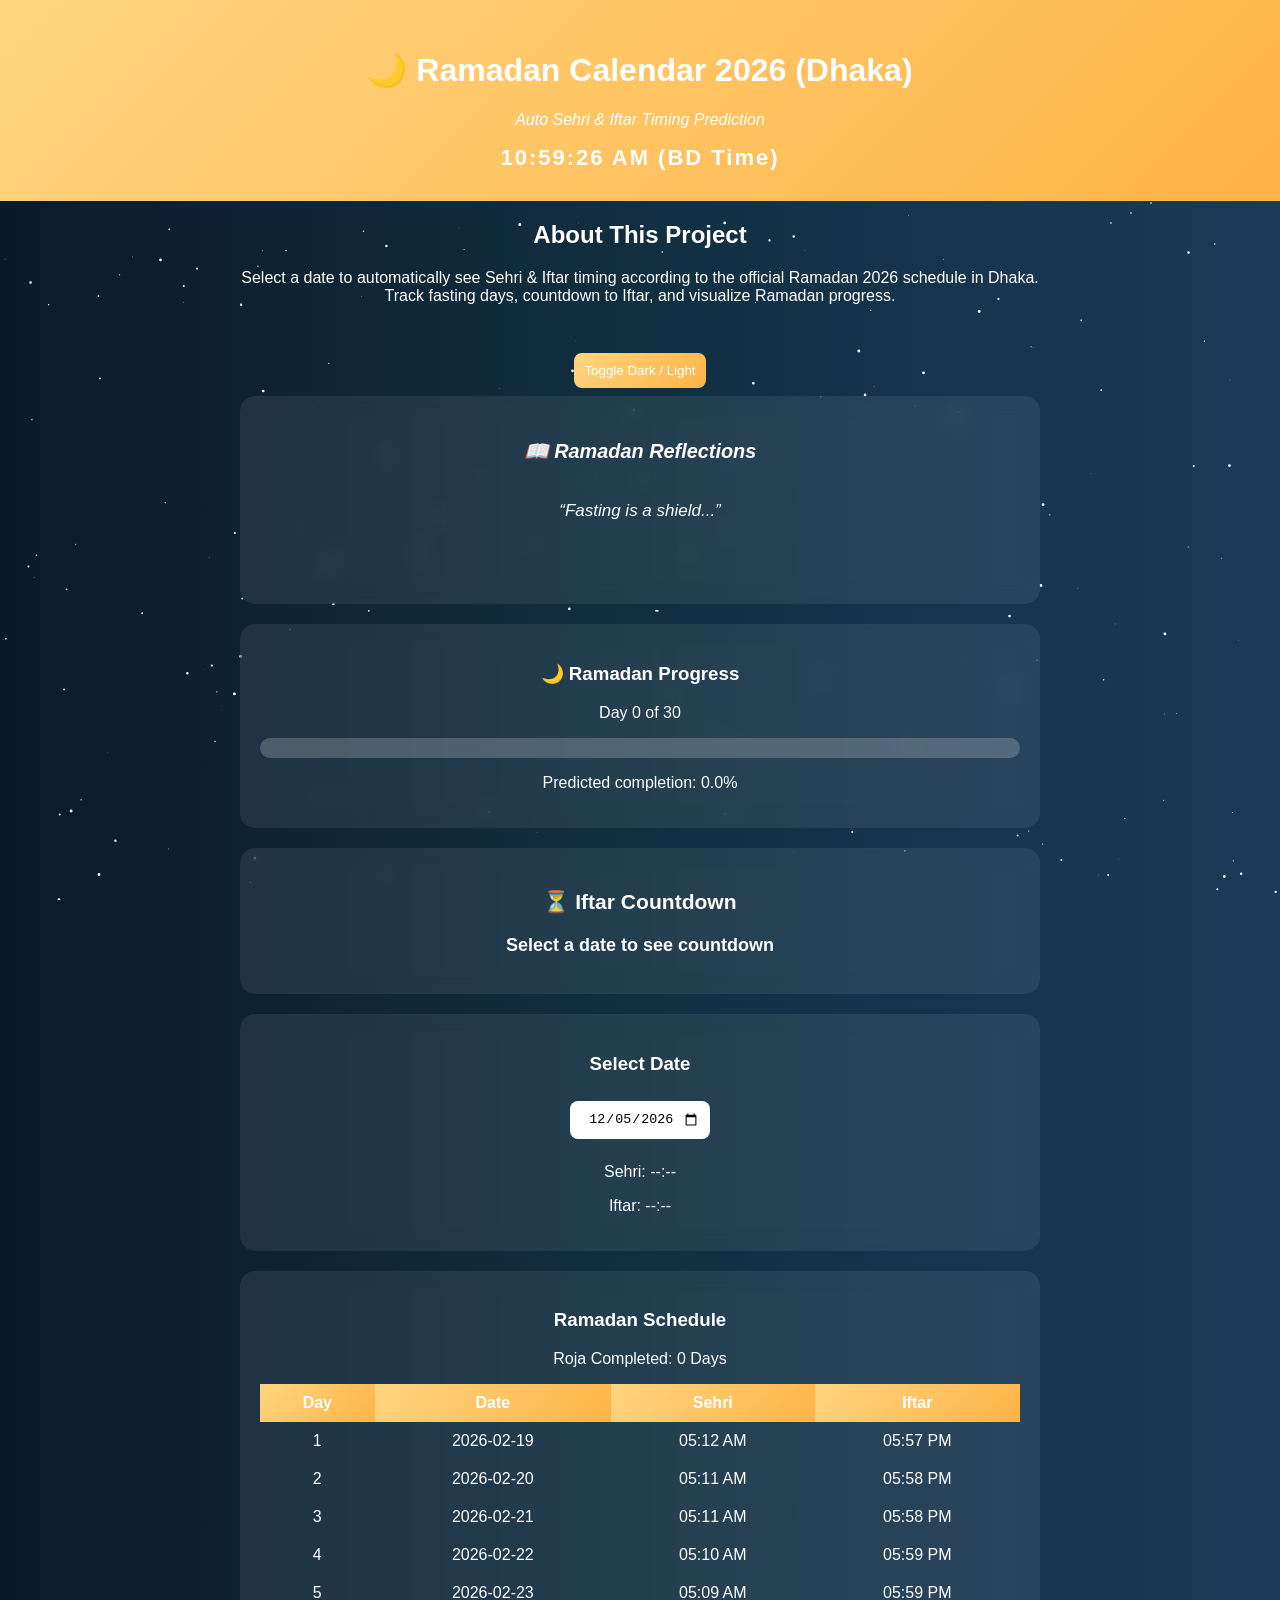
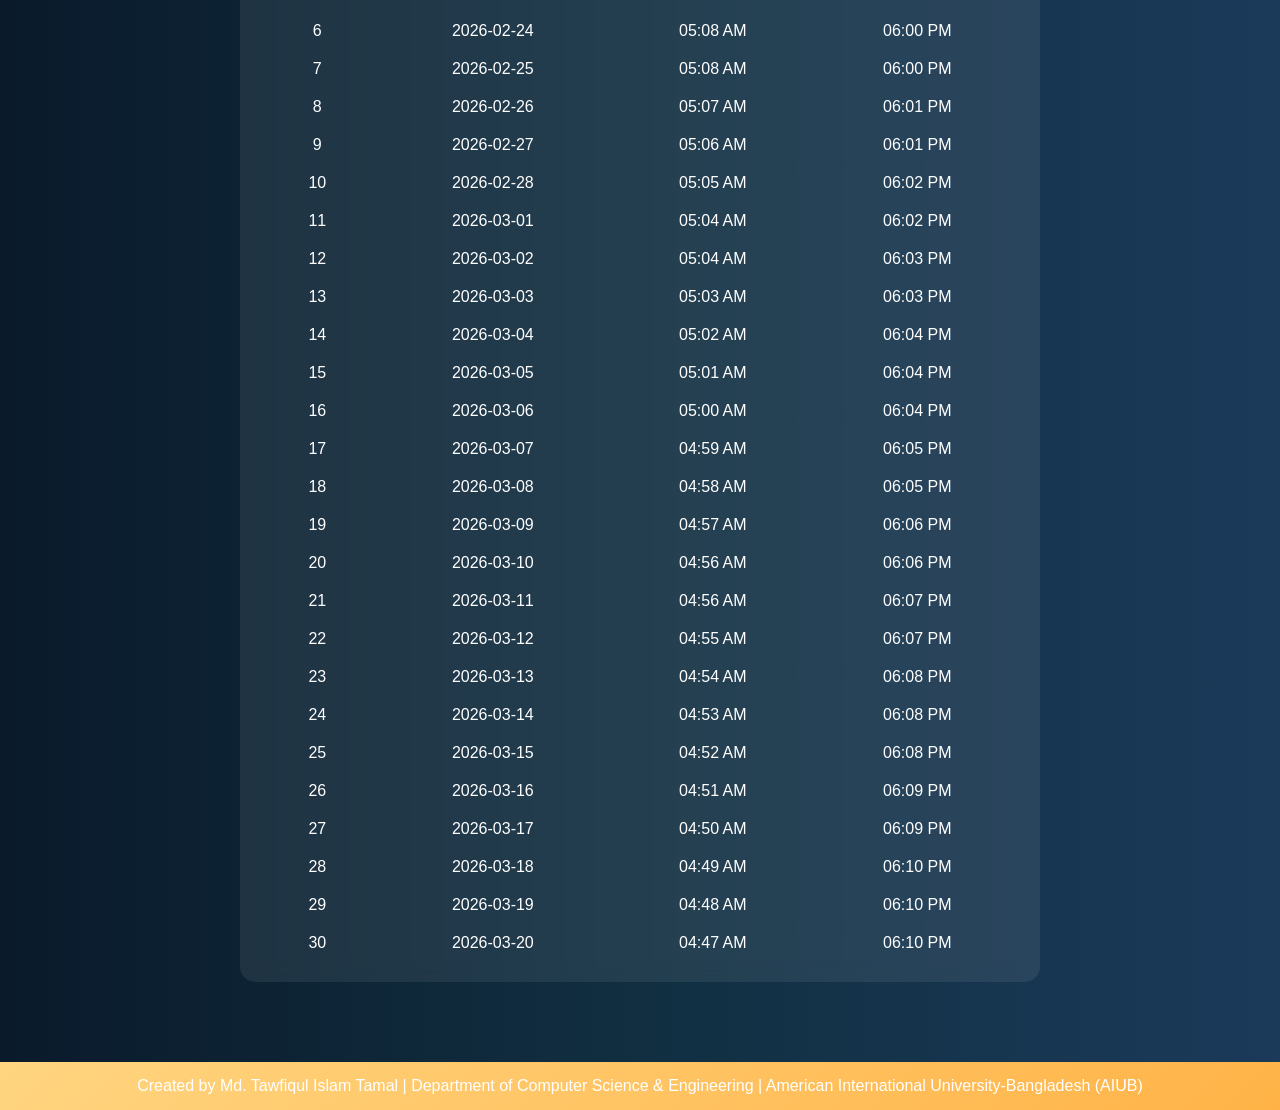
<file: index.html>
<!DOCTYPE html>
<html lang="en">
<head>
    <meta charset="UTF-8">
    <title>Ramadan Calendar 2026 (Dhaka)</title>
    <meta name="viewport" content="width=device-width, initial-scale=1.0">
    <link rel="stylesheet" href="Ramadan.css">
</head>
<body>

<canvas id="starsCanvas"></canvas>

<div class="ramadan-moon">
    <div class="moon"></div>
    <div class="sparkles"></div>
</div>

<header>
    <h1>🌙 Ramadan Calendar 2026 (Dhaka)</h1>
    <p class="subtitle">Auto Sehri & Iftar Timing Prediction</p>
    <div class="clock" id="realClock">00:00:00</div>
</header>

<section class="description">
    <h2>About This Project</h2>
    <p>
        Select a date to automatically see Sehri & Iftar timing according to the official Ramadan 2026 schedule in Dhaka. Track fasting days, countdown to Iftar, and visualize Ramadan progress.
    </p>
</section>

<div class="container">

    <div class="mode-toggle">
        <button onclick="toggleMode()">Toggle Dark / Light</button>
    </div>

<div class="card quote-card">
    <h3>📖 Ramadan Reflections</h3>
    <p id="ramadanQuote">“Fasting is a shield...”</p>
</div>


    <div class="card progress-card">
        <h3>🌙 Ramadan Progress</h3>
        <p id="ramadanDayText">Day 0 of 30</p>
        <div class="progress-bar">
            <div class="progress-fill" id="progressFill"></div>
        </div>
        <p id="progressPrediction"></p>
    </div>

    <div class="card countdown-card">
        <h3>⏳ Iftar Countdown</h3>
        <p id="countdown">Select a date to see countdown</p>
    </div>

    <div class="card">
        <h3>Select Date</h3>
        <input type="date" id="date" onchange="updateTimes()">
        <p>Sehri: <span id="sehri">--:--</span></p>
        <p>Iftar: <span id="iftar">--:--</span></p>
    </div>

    <div class="card">
        <h3>Ramadan Schedule</h3>
        <p class="roja">Roja Completed: <span id="rojaCount">0</span> Days</p>
        <table>
            <thead>
                <tr>
                    <th>Day</th>
                    <th>Date</th>
                    <th>Sehri</th>
                    <th>Iftar</th>
                </tr>
            </thead>
            <tbody id="tableBody"></tbody>
        </table>
    </div>

</div>

<footer>
    Created by Md. Tawfiqul Islam Tamal | Department of Computer Science & Engineering | American International University-Bangladesh (AIUB)
</footer>

<script src="Ramadan.js"></script>
</body>
</html>
</file>
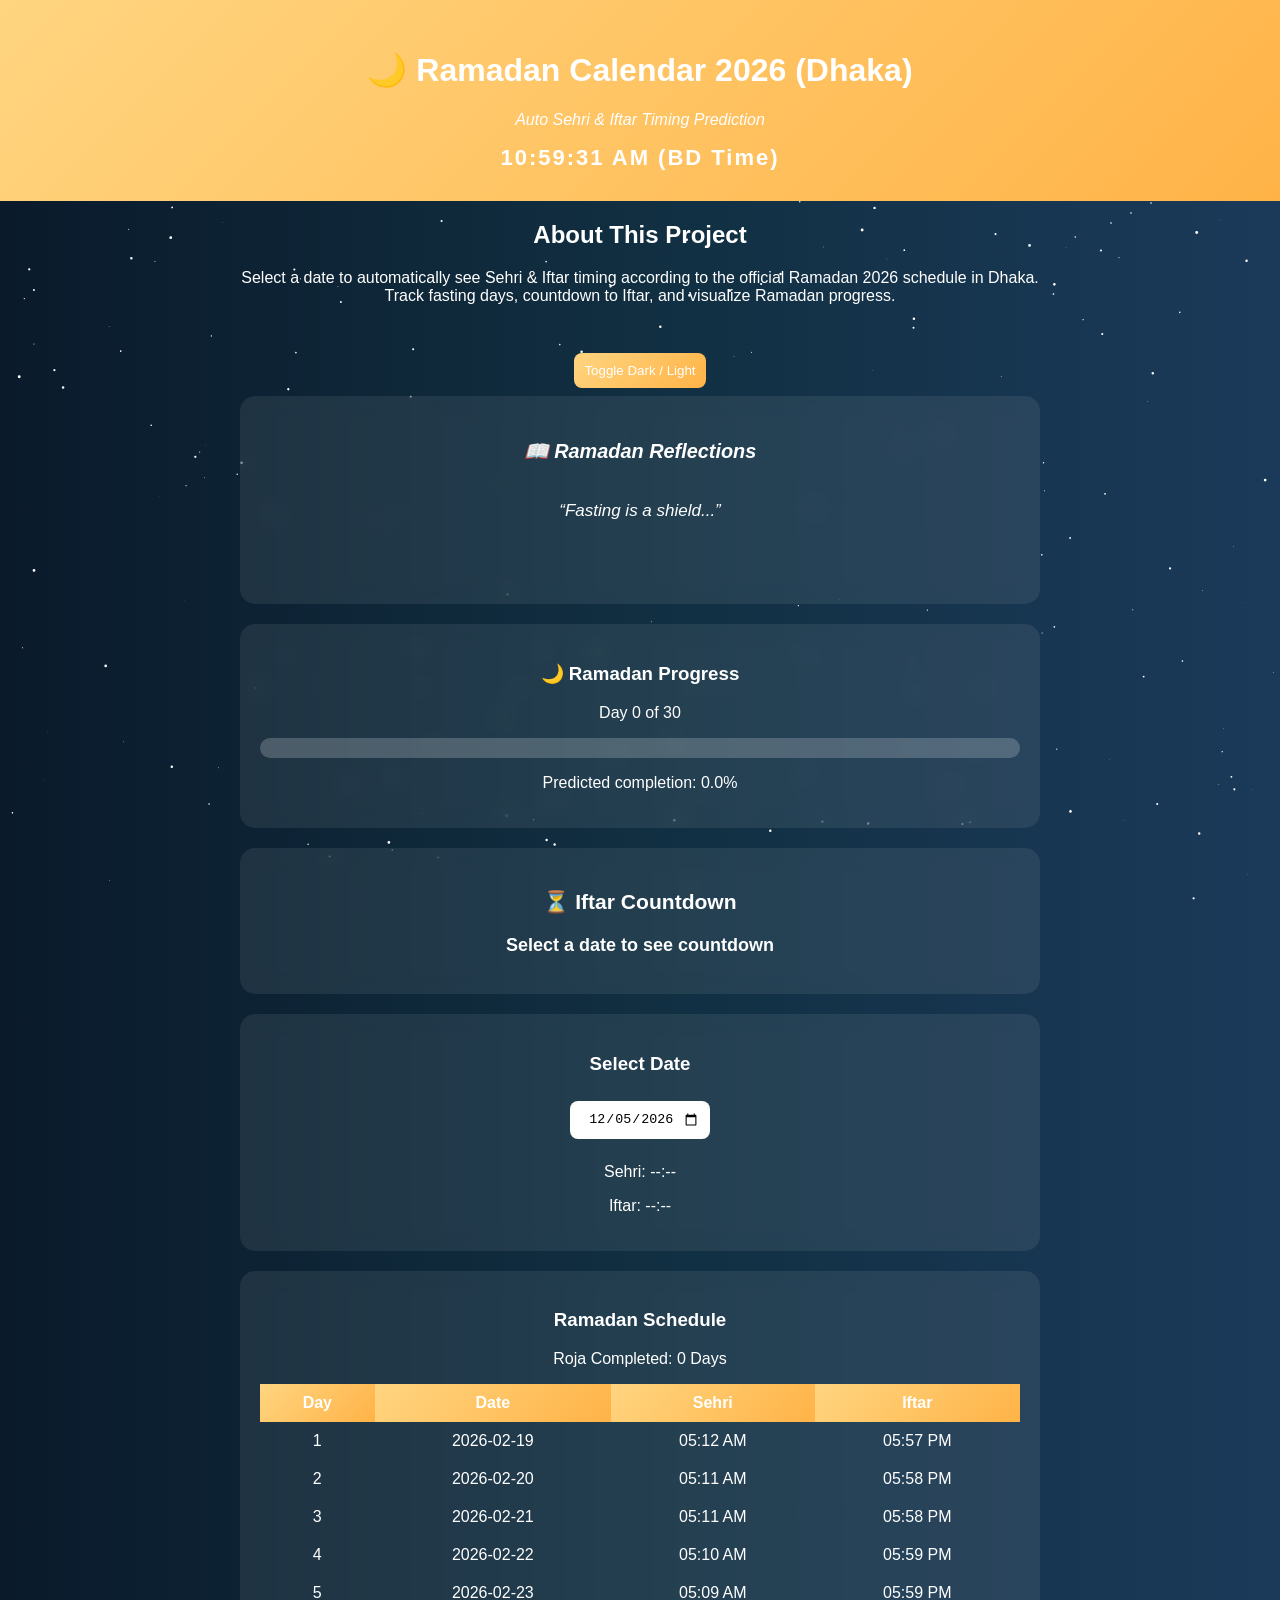
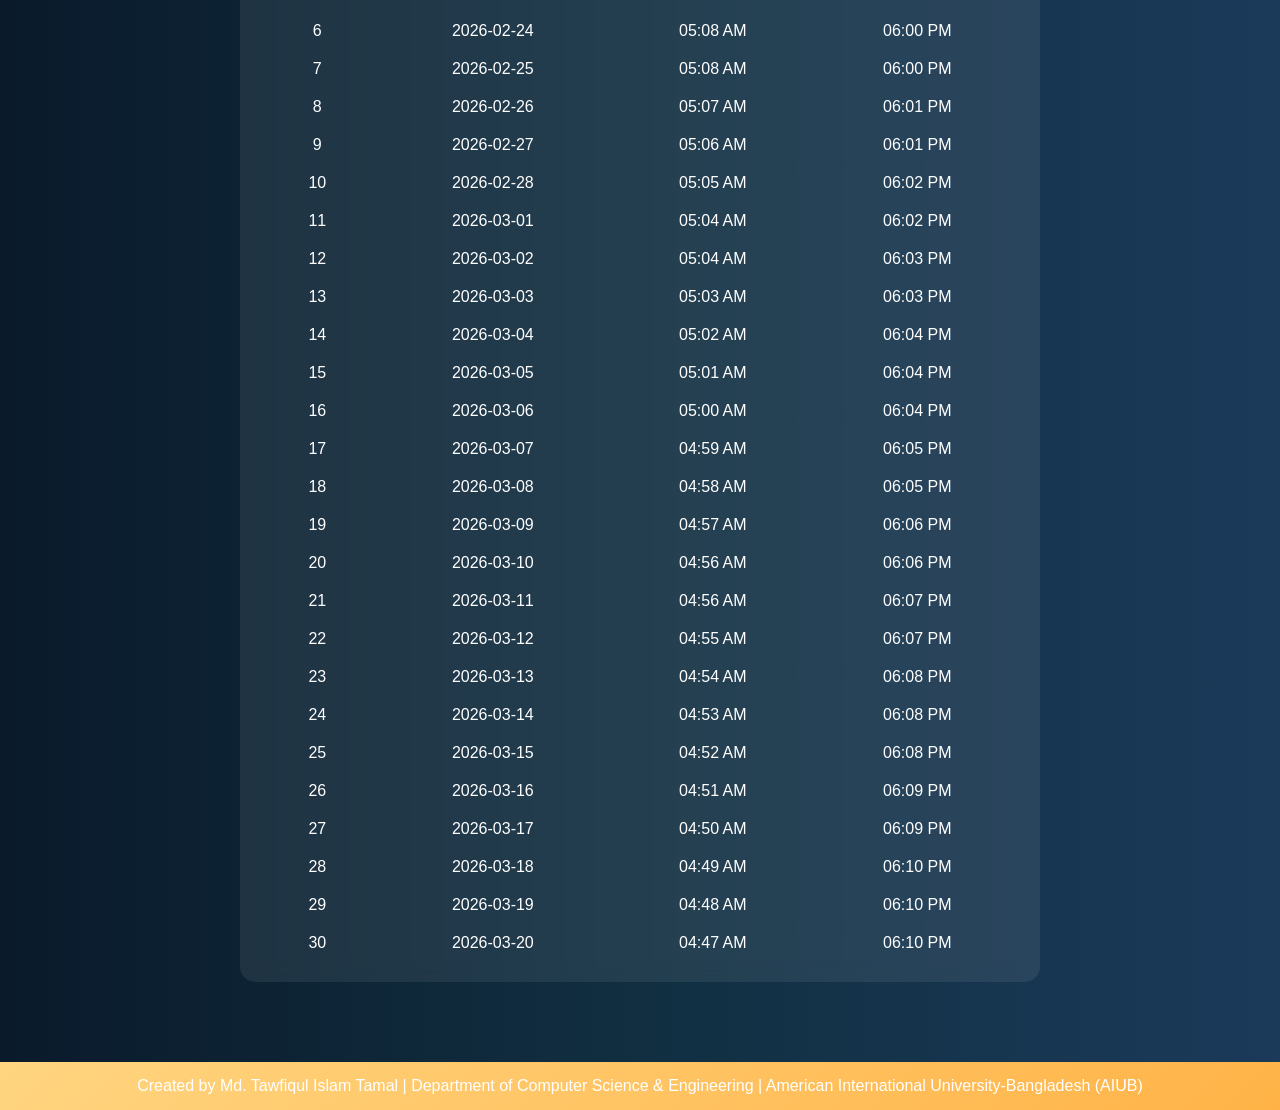
<file: Ramadan.html>
<!DOCTYPE html>
<html lang="en">
<head>
    <meta charset="UTF-8">
    <title>Ramadan Calendar 2026 (Dhaka)</title>
    <meta name="viewport" content="width=device-width, initial-scale=1.0">
    <link rel="stylesheet" href="Ramadan.css">
</head>
<body>

<canvas id="starsCanvas"></canvas>

<div class="ramadan-moon">
    <div class="moon"></div>
    <div class="sparkles"></div>
</div>

<header>
    <h1>🌙 Ramadan Calendar 2026 (Dhaka)</h1>
    <p class="subtitle">Auto Sehri & Iftar Timing Prediction</p>
    <div class="clock" id="realClock">00:00:00</div>
</header>

<section class="description">
    <h2>About This Project</h2>
    <p>
        Select a date to automatically see Sehri & Iftar timing according to the official Ramadan 2026 schedule in Dhaka. Track fasting days, countdown to Iftar, and visualize Ramadan progress.
    </p>
</section>

<div class="container">

    <div class="mode-toggle">
        <button onclick="toggleMode()">Toggle Dark / Light</button>
    </div>

<div class="card quote-card">
    <h3>📖 Ramadan Reflections</h3>
    <p id="ramadanQuote">“Fasting is a shield...”</p>
</div>


    <div class="card progress-card">
        <h3>🌙 Ramadan Progress</h3>
        <p id="ramadanDayText">Day 0 of 30</p>
        <div class="progress-bar">
            <div class="progress-fill" id="progressFill"></div>
        </div>
        <p id="progressPrediction"></p>
    </div>

    <div class="card countdown-card">
        <h3>⏳ Iftar Countdown</h3>
        <p id="countdown">Select a date to see countdown</p>
    </div>

    <div class="card">
        <h3>Select Date</h3>
        <input type="date" id="date" onchange="updateTimes()">
        <p>Sehri: <span id="sehri">--:--</span></p>
        <p>Iftar: <span id="iftar">--:--</span></p>
    </div>

    <div class="card">
        <h3>Ramadan Schedule</h3>
        <p class="roja">Roja Completed: <span id="rojaCount">0</span> Days</p>
        <table>
            <thead>
                <tr>
                    <th>Day</th>
                    <th>Date</th>
                    <th>Sehri</th>
                    <th>Iftar</th>
                </tr>
            </thead>
            <tbody id="tableBody"></tbody>
        </table>
    </div>

</div>

<footer>
    Created by Md. Tawfiqul Islam Tamal | Department of Computer Science & Engineering | American International University-Bangladesh (AIUB)
</footer>

<script src="Ramadan.js"></script>
</body>
</html>
</file>
<file: Ramadan.css>
:root {
    --ramadan-gradient: linear-gradient(135deg, #FFD580, #FFB347);
    --night-bg: linear-gradient(to right, #0a1a2b, #112f41, #1b3a5a);
    --light-bg: #FFFFED;
}

body {
    margin: 0;
    font-family: 'Segoe UI', sans-serif;
    background: var(--night-bg);
    color: white;
    transition: 0.4s;
}

.light-mode {
    background: var(--light-bg);
    color: #333;
}

#starsCanvas {
    position: fixed;
    width: 100%;
    height: 100%;
    top: 0;
    left: 0;
    z-index: -2;
}

.ramadan-moon {
    position: fixed;
    top: 60px;
    right: 100px;
    width: 120px;
    height: 120px;
    z-index: -1;
}

.ramadan-moon .moon {
    width: 100%;
    height: 100%;
    background: #FFD580;
    border-radius: 50%;
    position: relative;
    overflow: hidden;
    animation: floatMoon 6s ease-in-out infinite;
}

.ramadan-moon .moon::after {
    content: '';
    position: absolute;
    top: 0;
    left: 40%;
    width: 100%;
    height: 100%;
    background: var(--night-bg);
    border-radius: 50%;
}

.ramadan-moon .sparkles {
    position: absolute;
    top: 110%;
    left: 50%;
    width: 2px;
    height: 2px;
    background: white;
    border-radius: 50%;
    box-shadow: -20px 0px white, 30px 10px white, 10px 20px white, -10px 30px white;
    animation: fall 3s linear infinite;
    opacity: 0.6;
}

@keyframes fall {
    0% { transform: translateY(0px); opacity:0.6; }
    100% { transform: translateY(80px); opacity:0; }
}

@keyframes floatMoon {
    0%,100% { transform: translateY(0); }
    50% { transform: translateY(-10px); }
}

header {
    text-align: center;
    padding: 30px;
    background: var(--ramadan-gradient);
    color: white;
}

.subtitle {
    font-style: italic;
}

.description {
    text-align: center;
    max-width: 800px;
    margin: 20px auto;
}

.container {
    max-width: 800px;
    margin: 20px auto;
    padding: 20px;
    text-align: center; 
}

.card {
    background: rgba(255,255,255,0.08);
    padding: 20px;
    border-radius: 15px;
    margin-bottom: 20px;
    backdrop-filter: blur(10px);
    text-align: center; 
}

.light-mode .card {
    background: #FFFFED;
}

input, button {
    padding: 10px;
    margin: 8px 5px;
    border-radius: 8px;
    border: none;
    text-align: center; 
}

button {
    background: var(--ramadan-gradient);
    color: white;
    cursor: pointer;
    transition: 0.3s;
}

button:hover {
    transform: scale(1.05);
}

table {
    width: 100%;
    border-collapse: collapse;
}

th, td {
    padding: 10px;
    text-align: center;
}

th {
    background: var(--ramadan-gradient);
    color: white;
}


tr.selected {
    background-color: rgba(255, 215, 0, 0.5);
}

.light-mode tr.selected {
    background-color: rgba(255, 180, 0, 0.3);
}

.progress-bar {
    width: 100%;
    height: 20px;
    background: rgba(255,255,255,0.2);
    border-radius: 20px;
    overflow: hidden;
    margin-top: 10px;
}

.progress-fill {
    height: 100%;
    width: 0%;
    background: var(--ramadan-gradient);
    border-radius: 20px;
    transition: width 1s ease-in-out;
}

.countdown-card {
    text-align: center;
    font-size: 18px;
    font-weight: bold;
}

footer {
    text-align: center;
    padding: 15px;
    background: var(--ramadan-gradient);
    margin-top: 40px;
}

.clock {
    font-size: 22px;
    font-weight: bold;
    margin-top: 10px;
    letter-spacing: 2px;
}

.light-mode .clock {
    color: #333;
}








/* Ramadan Quote Section */
.quote-card {
    font-style: italic;
    font-size: 17px;
    line-height: 1.6;
    transition: opacity 0.8s ease-in-out;
}

#ramadanQuote {
    min-height: 60px;
    padding: 10px;
}

/* Light mode adjustment */
.light-mode .quote-card {
    color: #444;
}
</file>
